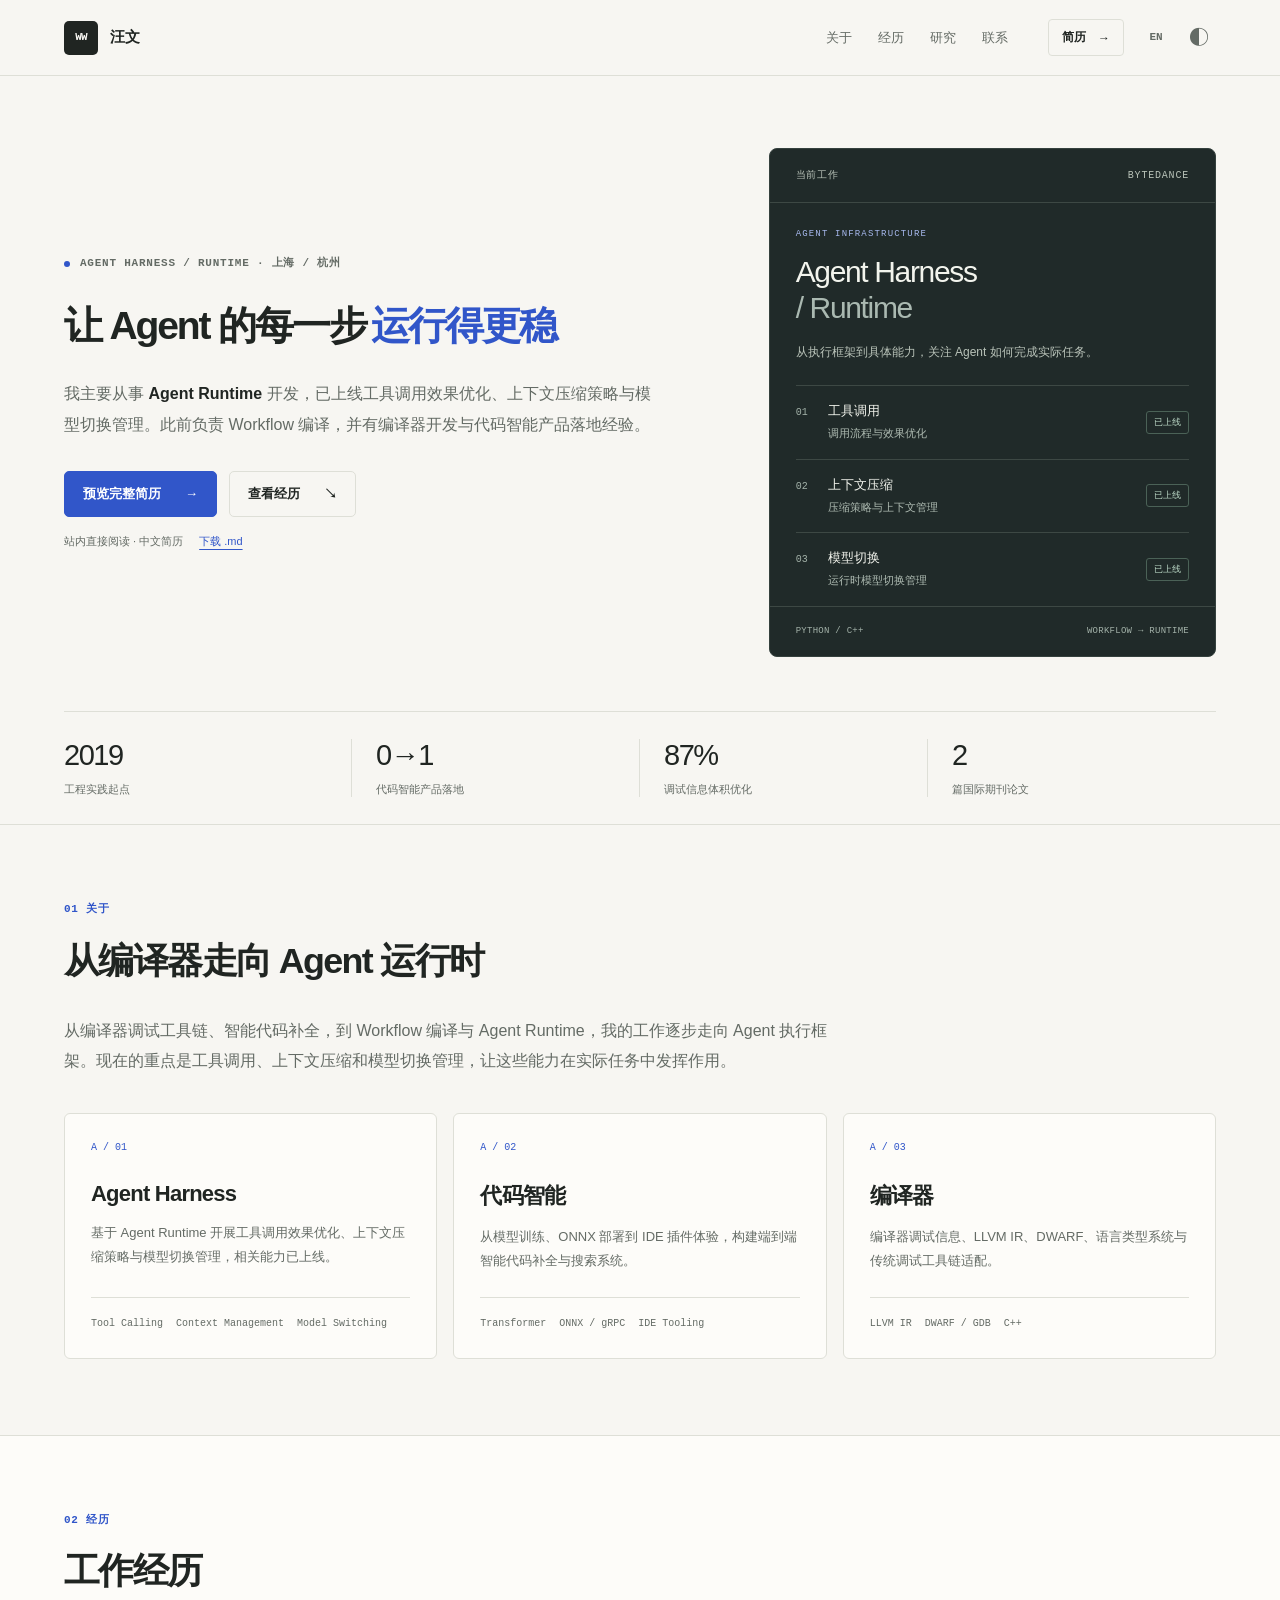
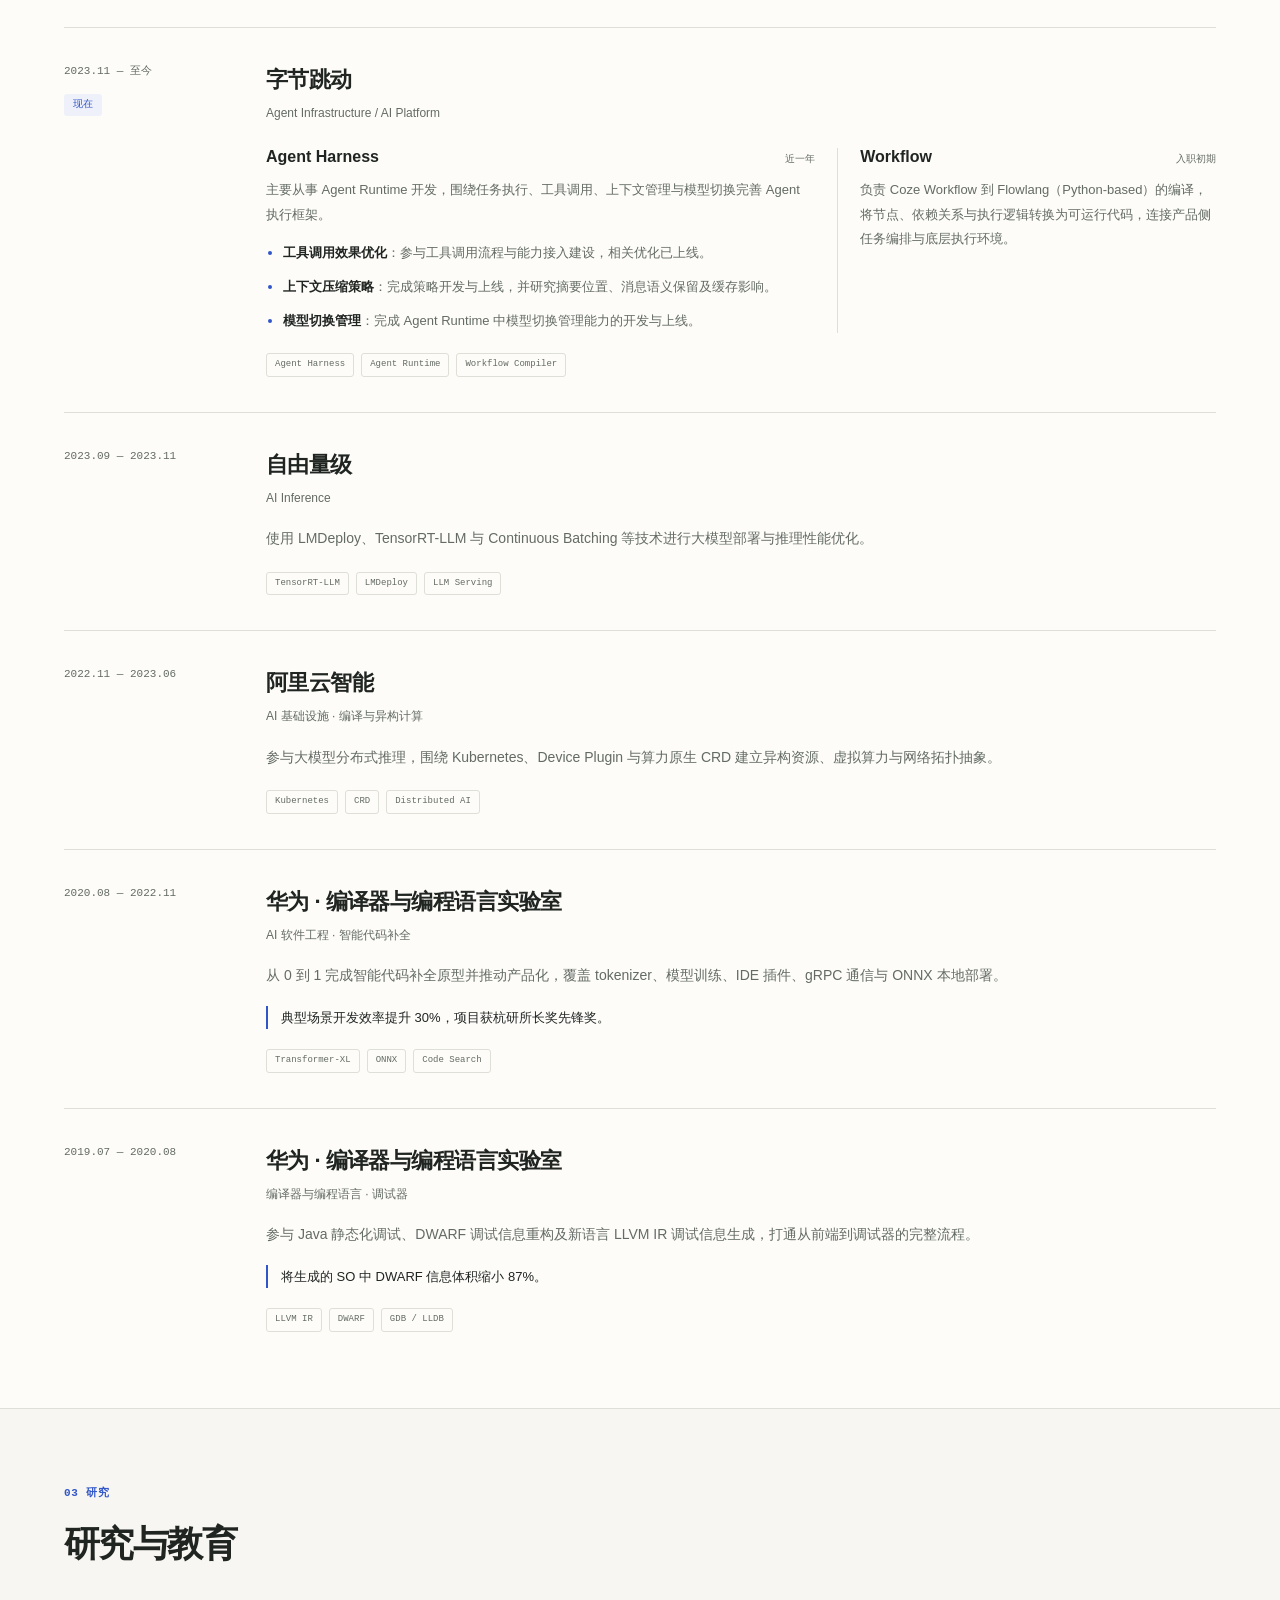
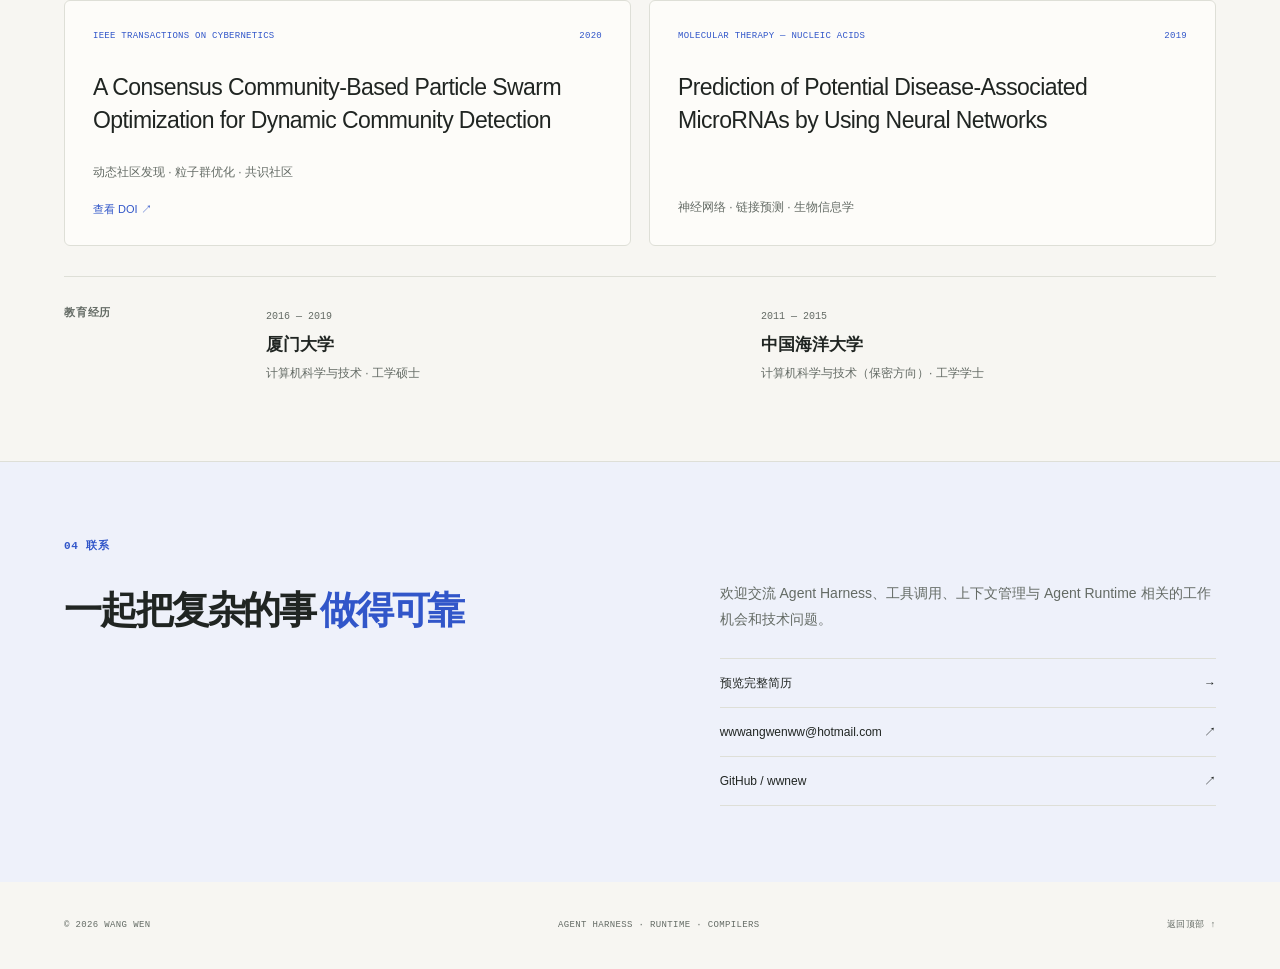
<file: index.html>
<!doctype html>
<html lang="zh-CN">
  <head>
    <meta charset="UTF-8" />
    <meta name="viewport" content="width=device-width, initial-scale=1" />
    <meta name="theme-color" content="#f7f6f2" />
    <meta name="description" content="汪文的个人主页：Agent Harness / Runtime、工具调用优化、上下文压缩与模型切换管理，以及 Workflow 编译与代码智能实践。" />
    <meta property="og:title" content="汪文 | Agent Harness · Runtime · 编译器" />
    <meta property="og:description" content="Agent Runtime 工程实践：工具调用效果优化、上下文压缩策略与模型切换管理。" />
    <meta property="og:type" content="website" />
    <meta property="og:url" content="https://wwnew.github.io/wangwen/" />
    <meta property="og:image" content="https://wwnew.github.io/wangwen/assets/og.png" />
    <meta name="twitter:card" content="summary_large_image" />
    <meta name="twitter:image" content="https://wwnew.github.io/wangwen/assets/og.png" />
    <title>汪文 | Agent Harness · Runtime · 编译器</title>
    <link rel="stylesheet" href="styles.css" />
    <script src="script.js" defer></script>
  </head>
  <body>
    <a class="skip-link" href="#main" data-i18n="skipLink">跳到主要内容</a>

    <header class="site-header">
      <a class="brand" href="#top" aria-label="返回首页" data-i18n-aria="homeLabel">
        <span class="brand-mark">WW</span>
        <span class="brand-name">汪文</span>
      </a>
      <nav aria-label="主要导航" data-i18n-aria="navLabel">
        <a href="#about" data-i18n="navAbout">关于</a>
        <a href="#experience" data-i18n="navExperience">经历</a>
        <a href="#research" data-i18n="navResearch">研究</a>
        <a href="#contact" data-i18n="navContact">联系</a>
      </nav>
      <div class="header-actions">
        <a class="resume-link" href="resume.html"><span data-i18n="navResume">简历</span><span aria-hidden="true">→</span></a>
        <button class="lang-toggle" type="button" aria-label="Switch to English">EN</button>
        <button class="theme-toggle" type="button" aria-label="切换深浅色主题" data-i18n-aria="themeLabel" aria-pressed="false">
          <span aria-hidden="true">◐</span>
        </button>
      </div>
    </header>

    <main id="main">
      <section class="hero" id="top">
        <div class="hero-copy reveal">
          <p class="eyebrow"><span class="status-dot"></span><span data-i18n="eyebrow">AGENT HARNESS / RUNTIME · 上海 / 杭州</span></p>
          <h1 data-i18n-html="heroTitle">让 Agent 的每一步<span>运行得更稳</span></h1>
          <p class="hero-lead" data-i18n-html="heroLead">我主要从事 <strong>Agent Runtime</strong> 开发，已上线工具调用效果优化、上下文压缩策略与模型切换管理。此前负责 Workflow 编译，并有编译器开发与代码智能产品落地经验。</p>
          <div class="hero-actions">
            <a class="button button-primary" href="resume.html"><span data-i18n="viewResume">预览完整简历</span><span aria-hidden="true">→</span></a>
            <a class="button button-ghost" href="#experience"><span data-i18n="viewExperience">查看经历</span><span aria-hidden="true">↘</span></a>
          </div>
          <p class="resume-note"><span data-i18n="resumeNote">站内直接阅读 · 中文简历</span><a href="README.md" download="Wang-Wen-Resume.md" data-i18n="downloadResume">下载 .md</a></p>
        </div>

        <div class="hero-system reveal" aria-label="Agent 执行框架的能力概览" data-i18n-aria="systemLabel">
          <div class="system-topline">
            <span data-i18n="systemProfile">当前工作</span>
            <span>BYTEDANCE</span>
          </div>
          <div class="system-focus">
            <p>AGENT INFRASTRUCTURE</p>
            <h2>Agent Harness<span>/ Runtime</span></h2>
            <p data-i18n="systemIntro">从执行框架到具体能力，关注 Agent 如何完成实际任务。</p>
          </div>
          <ol class="focus-list">
            <li><span class="focus-number">01</span><div><h3 data-i18n="focusTools">工具调用</h3><p data-i18n="focusToolsText">调用流程与效果优化</p></div><span class="live-tag" data-i18n="inProduction">已上线</span></li>
            <li><span class="focus-number">02</span><div><h3 data-i18n="focusContext">上下文压缩</h3><p data-i18n="focusContextText">压缩策略与上下文管理</p></div><span class="live-tag" data-i18n="inProduction">已上线</span></li>
            <li><span class="focus-number">03</span><div><h3 data-i18n="focusModels">模型切换</h3><p data-i18n="focusModelsText">运行时模型切换管理</p></div><span class="live-tag" data-i18n="inProduction">已上线</span></li>
          </ol>
          <div class="system-footer"><span>PYTHON / C++</span><span>WORKFLOW → RUNTIME</span></div>
        </div>

        <div class="hero-stats reveal" aria-label="职业概览" data-i18n-aria="statsLabel">
          <div><strong>2019</strong><span data-i18n="statYears">工程实践起点</span></div>
          <div><strong>0→1</strong><span data-i18n="statProduct">代码智能产品落地</span></div>
          <div><strong>87%</strong><span data-i18n="statOptimize">调试信息体积优化</span></div>
          <div><strong>2</strong><span data-i18n="statPapers">篇国际期刊论文</span></div>
        </div>
      </section>

      <section class="section" id="about">
        <div class="section-heading reveal">
          <p class="section-index" data-i18n="aboutIndex">01 关于</p>
          <h2 data-i18n-html="aboutTitle">从编译器走向 Agent 运行时</h2>
        </div>
        <div class="about-grid">
          <p class="about-intro reveal" data-i18n="aboutIntro">从编译器调试工具链、智能代码补全，到 Workflow 编译与 Agent Runtime，我的工作逐步走向 Agent 执行框架。现在的重点是工具调用、上下文压缩和模型切换管理，让这些能力在实际任务中发挥作用。</p>
          <div class="capability-grid">
            <article class="capability-card reveal">
              <span class="card-no">A / 01</span>
              <h3 data-i18n="capAgentTitle">Agent Harness</h3>
              <p data-i18n="capAgentText">基于 Agent Runtime 开展工具调用效果优化、上下文压缩策略与模型切换管理，相关能力已上线。</p>
              <ul><li>Tool Calling</li><li>Context Management</li><li>Model Switching</li></ul>
            </article>
            <article class="capability-card reveal">
              <span class="card-no">A / 02</span>
              <h3 data-i18n="capCodeTitle">代码智能</h3>
              <p data-i18n="capCodeText">从模型训练、ONNX 部署到 IDE 插件体验，构建端到端智能代码补全与搜索系统。</p>
              <ul><li>Transformer</li><li>ONNX / gRPC</li><li>IDE Tooling</li></ul>
            </article>
            <article class="capability-card reveal">
              <span class="card-no">A / 03</span>
              <h3 data-i18n="capCompilerTitle">编译器</h3>
              <p data-i18n="capCompilerText">编译器调试信息、LLVM IR、DWARF、语言类型系统与传统调试工具链适配。</p>
              <ul><li>LLVM IR</li><li>DWARF / GDB</li><li>C++</li></ul>
            </article>
          </div>
        </div>
      </section>

      <section class="section experience" id="experience">
        <div class="section-heading reveal">
          <p class="section-index" data-i18n="experienceIndex">02 经历</p>
          <h2 data-i18n="experienceTitle">工作经历</h2>
        </div>
        <div class="timeline">
          <article class="timeline-item timeline-item-featured reveal">
            <div class="timeline-meta"><time data-i18n="dateByteDance">2023.11 — 至今</time><span class="current" data-i18n="current">现在</span></div>
            <div class="timeline-main">
              <h3 data-i18n="companyByteDance">字节跳动</h3>
              <p class="role">Agent Infrastructure / AI Platform</p>
              <div class="project-list">
                <section class="project-block" aria-labelledby="harness-project">
                  <div class="project-heading"><h4 id="harness-project">Agent Harness</h4><span data-i18n="harnessPeriod">近一年</span></div>
                  <p data-i18n="harnessIntro">主要从事 Agent Runtime 开发，围绕任务执行、工具调用、上下文管理与模型切换完善 Agent 执行框架。</p>
                  <ul class="project-points">
                    <li data-i18n-html="harnessTools"><strong>工具调用效果优化</strong>：参与工具调用流程与能力接入建设，相关优化已上线。</li>
                    <li data-i18n-html="harnessContext"><strong>上下文压缩策略</strong>：完成策略开发与上线，并研究摘要位置、消息语义保留及缓存影响。</li>
                    <li data-i18n-html="harnessModels"><strong>模型切换管理</strong>：完成 Agent Runtime 中模型切换管理能力的开发与上线。</li>
                  </ul>
                </section>
                <section class="project-block" aria-labelledby="workflow-project">
                  <div class="project-heading"><h4 id="workflow-project">Workflow</h4><span data-i18n="workflowPeriod">入职初期</span></div>
                  <p data-i18n="workflowText">负责 Coze Workflow 到 Flowlang（Python-based）的编译，将节点、依赖关系与执行逻辑转换为可运行代码，连接产品侧任务编排与底层执行环境。</p>
                </section>
              </div>
            </div>
            <div class="timeline-tags"><span>Agent Harness</span><span>Agent Runtime</span><span>Workflow Compiler</span></div>
          </article>
          <article class="timeline-item reveal">
            <div class="timeline-meta"><time>2023.09 — 2023.11</time></div>
            <div class="timeline-main">
              <h3 data-i18n="companyZiyou">自由量级</h3>
              <p class="role">AI Inference</p>
              <p data-i18n="ziyouText">使用 LMDeploy、TensorRT-LLM 与 Continuous Batching 等技术进行大模型部署与推理性能优化。</p>
            </div>
            <div class="timeline-tags"><span>TensorRT-LLM</span><span>LMDeploy</span><span>LLM Serving</span></div>
          </article>
          <article class="timeline-item reveal">
            <div class="timeline-meta"><time>2022.11 — 2023.06</time></div>
            <div class="timeline-main">
              <h3 data-i18n="companyAlibaba">阿里云智能</h3>
              <p class="role" data-i18n="alibabaRole">AI 基础设施 · 编译与异构计算</p>
              <p data-i18n="alibabaText">参与大模型分布式推理，围绕 Kubernetes、Device Plugin 与算力原生 CRD 建立异构资源、虚拟算力与网络拓扑抽象。</p>
            </div>
            <div class="timeline-tags"><span>Kubernetes</span><span>CRD</span><span>Distributed AI</span></div>
          </article>
          <article class="timeline-item reveal">
            <div class="timeline-meta"><time>2020.08 — 2022.11</time></div>
            <div class="timeline-main">
              <h3 data-i18n="companyHuawei">华为 · 编译器与编程语言实验室</h3>
              <p class="role" data-i18n="huaweiAIRole">AI 软件工程 · 智能代码补全</p>
              <p data-i18n="huaweiAIText">从 0 到 1 完成智能代码补全原型并推动产品化，覆盖 tokenizer、模型训练、IDE 插件、gRPC 通信与 ONNX 本地部署。</p>
              <p class="impact" data-i18n="huaweiAIImpact">典型场景开发效率提升 30%，项目获杭研所长奖先锋奖。</p>
            </div>
            <div class="timeline-tags"><span>Transformer-XL</span><span>ONNX</span><span>Code Search</span></div>
          </article>
          <article class="timeline-item reveal">
            <div class="timeline-meta"><time>2019.07 — 2020.08</time></div>
            <div class="timeline-main">
              <h3 data-i18n="companyHuawei">华为 · 编译器与编程语言实验室</h3>
              <p class="role" data-i18n="huaweiCompilerRole">编译器与编程语言 · 调试器</p>
              <p data-i18n="huaweiCompilerText">参与 Java 静态化调试、DWARF 调试信息重构及新语言 LLVM IR 调试信息生成，打通从前端到调试器的完整流程。</p>
              <p class="impact" data-i18n="huaweiCompilerImpact">将生成的 SO 中 DWARF 信息体积缩小 87%。</p>
            </div>
            <div class="timeline-tags"><span>LLVM IR</span><span>DWARF</span><span>GDB / LLDB</span></div>
          </article>
        </div>
      </section>

      <section class="section research" id="research">
        <div class="section-heading reveal">
          <p class="section-index" data-i18n="researchIndex">03 研究</p>
          <h2 data-i18n="researchTitle">研究与教育</h2>
        </div>
        <div class="research-grid">
          <article class="paper paper-featured reveal">
            <div class="paper-top"><span>IEEE TRANSACTIONS ON CYBERNETICS</span><span>2020</span></div>
            <h3>A Consensus Community-Based Particle Swarm Optimization for Dynamic Community Detection</h3>
            <p data-i18n="paperOneTopics">动态社区发现 · 粒子群优化 · 共识社区</p>
            <a href="https://doi.org/10.1109/TCYB.2019.2938895" target="_blank" rel="noreferrer"><span data-i18n="viewDoi">查看 DOI</span> <span aria-hidden="true">↗</span></a>
          </article>
          <article class="paper reveal">
            <div class="paper-top"><span>MOLECULAR THERAPY — NUCLEIC ACIDS</span><span>2019</span></div>
            <h3>Prediction of Potential Disease-Associated MicroRNAs by Using Neural Networks</h3>
            <p data-i18n="paperTwoTopics">神经网络 · 链接预测 · 生物信息学</p>
          </article>
          <div class="education reveal">
            <p class="mini-heading" data-i18n="education">教育经历</p>
            <div><time>2016 — 2019</time><h3 data-i18n="xiamenUniversity">厦门大学</h3><p data-i18n="xiamenDegree">计算机科学与技术 · 工学硕士</p></div>
            <div><time>2011 — 2015</time><h3 data-i18n="oceanUniversity">中国海洋大学</h3><p data-i18n="oceanDegree">计算机科学与技术（保密方向）· 工学学士</p></div>
          </div>
        </div>
      </section>

      <section class="contact section" id="contact">
        <p class="section-index reveal" data-i18n="contactIndex">04 联系</p>
        <div class="contact-inner reveal">
          <h2 data-i18n-html="contactTitle">一起把复杂的事<span>做得可靠</span></h2>
          <div class="contact-side">
            <p data-i18n="contactText">欢迎交流 Agent Harness、工具调用、上下文管理与 Agent Runtime 相关的工作机会和技术问题。</p>
            <a class="resume-contact" href="resume.html"><span data-i18n="viewResume">预览完整简历</span><span aria-hidden="true">→</span></a>
            <a class="email-link" href="mailto:wwwangwenww@hotmail.com">wwwangwenww@hotmail.com <span aria-hidden="true">↗</span></a>
            <a class="github-link" href="https://github.com/wwnew" target="_blank" rel="noreferrer">GitHub / wwnew <span aria-hidden="true">↗</span></a>
          </div>
        </div>
      </section>
    </main>

    <footer>
      <span>© <span id="year"></span> WANG WEN</span>
      <span>AGENT HARNESS · RUNTIME · COMPILERS</span>
      <a href="#top" data-i18n="backToTop">返回顶部 ↑</a>
    </footer>
  </body>
</html>
</file>
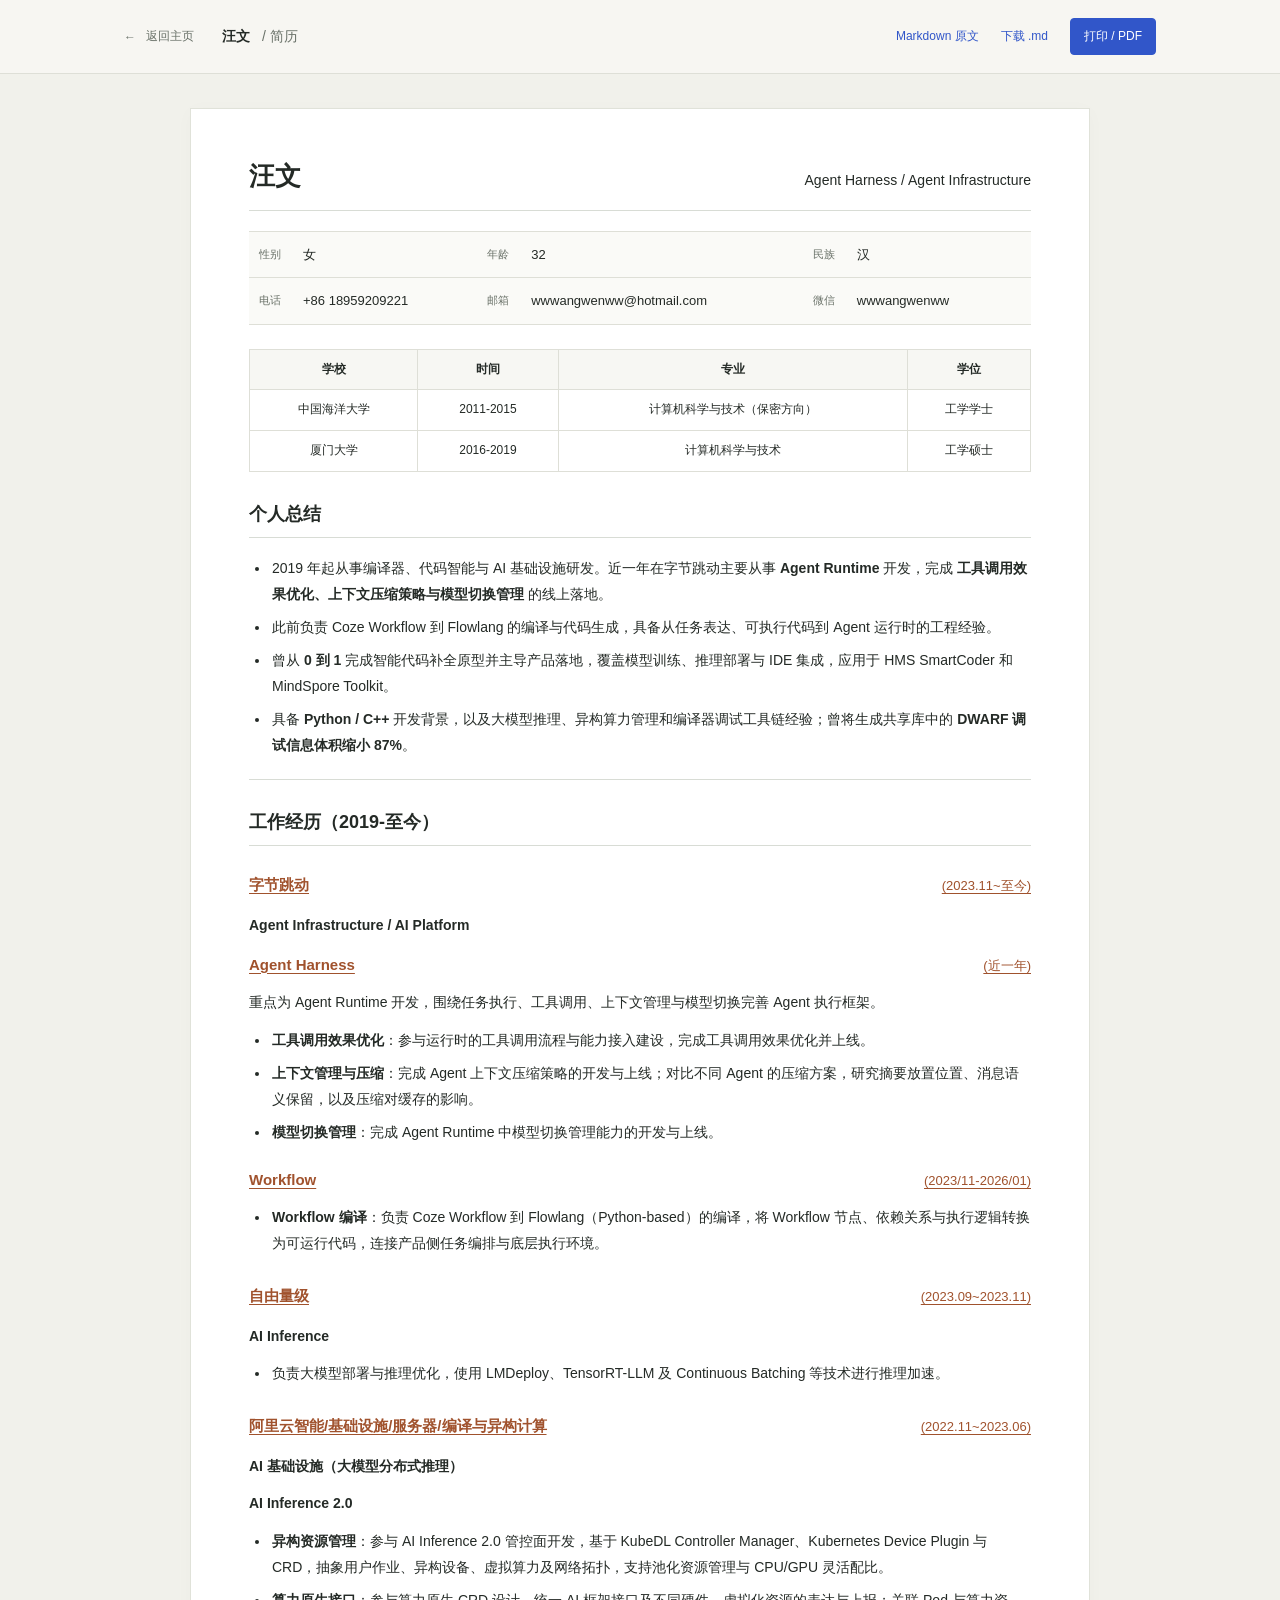
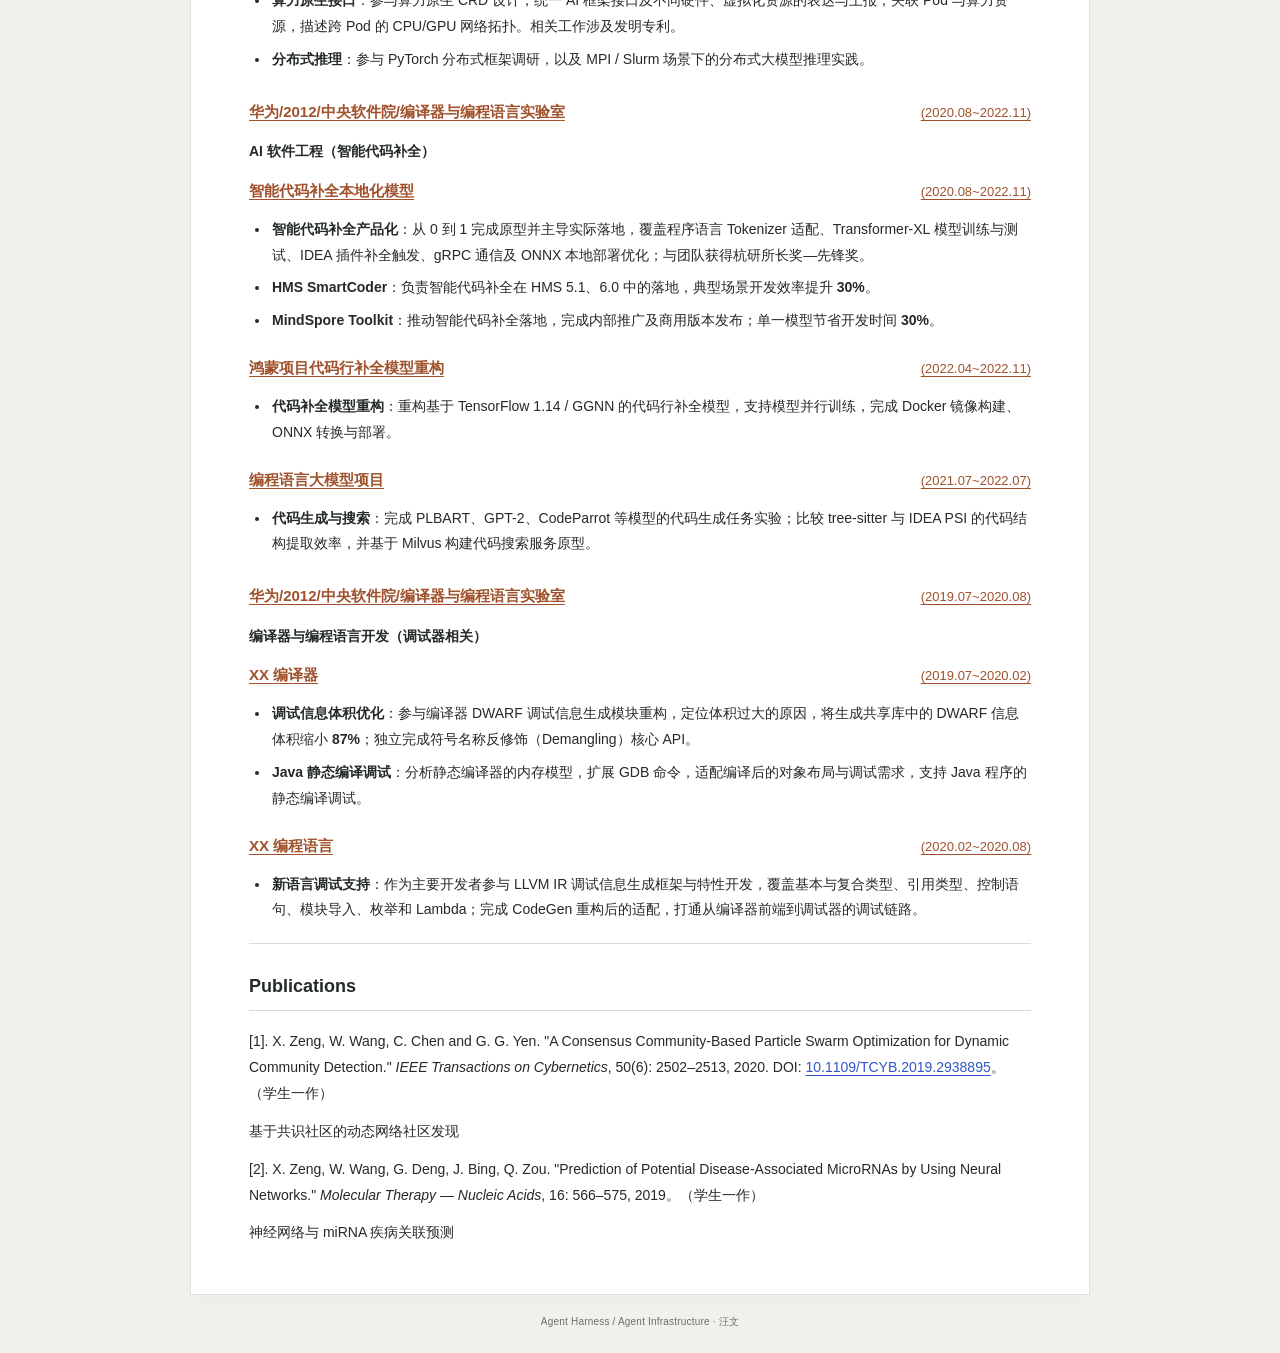
<file: resume.html>
<!doctype html>
<html lang="zh-CN">
  <head>
    <meta charset="UTF-8" />
    <meta name="viewport" content="width=device-width, initial-scale=1" />
    <meta name="theme-color" content="#f7f6f2" />
    <meta name="description" content="汪文的完整简历：Agent Harness / Agent Infrastructure，Agent Runtime、工具调用、上下文压缩与 Workflow 编译。" />
    <title>汪文的简历 | Agent Harness / Agent Infrastructure</title>
    <link rel="stylesheet" href="resume.css" />
    <script src="resume.js" type="module"></script>
  </head>
  <body>
    <a class="skip-link" href="#resume-content">跳到简历正文</a>
    <header class="resume-toolbar">
      <div class="toolbar-inner">
        <a class="back-link" href="./#top"><span aria-hidden="true">←</span> 返回主页</a>
        <h1>汪文 <span>/ 简历</span></h1>
        <nav aria-label="简历操作">
          <a href="README.md" target="_blank" rel="noopener noreferrer">Markdown 原文</a>
          <a href="README.md" download="Wang-Wen-Resume.md">下载 .md</a>
          <button id="print-resume" type="button" disabled>打印 / PDF</button>
        </nav>
      </div>
    </header>
    <main>
      <div class="resume-message" id="resume-message" role="status">
        <p id="resume-status">正在加载简历…</p>
        <button id="retry-resume" type="button" hidden>重新加载</button>
      </div>
      <noscript><p class="resume-message">启用 JavaScript 后可预览简历，也可以直接<a href="README.md">查看 Markdown 原文</a>。</p></noscript>
      <article class="resume-document" id="resume-content" aria-label="简历正文" tabindex="-1" hidden></article>
      <p class="resume-footnote" id="resume-footnote" hidden>Agent Harness / Agent Infrastructure · 汪文</p>
    </main>
  </body>
</html>
</file>
<file: styles.css>
:root {
  --paper: #f7f6f2;
  --surface: #fdfcf9;
  --paper-2: #eeede7;
  --ink: #202522;
  --muted: #646b65;
  --line: #dedfd7;
  --blue: #3156c9;
  --blue-soft: #eef1fa;
  --dark: #202a29;
  --header-height: 76px;
  --gutter: clamp(22px, 5vw, 72px);
  --page-padding: max(var(--gutter), calc((100vw - 1184px) / 2));
}

* { box-sizing: border-box; }
html { scroll-behavior: smooth; scroll-padding-top: calc(var(--header-height) + 24px); }
body {
  margin: 0;
  background: var(--paper);
  color: var(--ink);
  font-family: Inter, "Helvetica Neue", Arial, "PingFang SC", "Microsoft YaHei", sans-serif;
  -webkit-font-smoothing: antialiased;
}
a { color: inherit; text-underline-offset: 4px; }
button { font: inherit; }
a, button { -webkit-tap-highlight-color: transparent; }
:focus-visible { outline: 3px solid var(--blue); outline-offset: 5px; }
::selection { background: #d6e0ff; color: #202522; }
.skip-link { position: fixed; left: 16px; top: -80px; z-index: 100; padding: 12px 18px; background: var(--ink); color: var(--paper); }
.skip-link:focus { top: 12px; }

.site-header {
  min-height: var(--header-height);
  padding: 16px var(--page-padding);
  display: flex;
  align-items: center;
  gap: 40px;
  position: sticky;
  top: 0;
  z-index: 20;
  border-bottom: 1px solid var(--line);
  background: color-mix(in srgb, var(--paper) 94%, transparent);
  backdrop-filter: blur(16px);
}
.brand { display: inline-flex; align-items: center; gap: 12px; margin-right: auto; text-decoration: none; flex-shrink: 0; }
.brand-mark { display: grid; place-items: center; width: 34px; height: 34px; border-radius: 5px; background: var(--ink); color: var(--paper); font: 700 11px/1 ui-monospace, monospace; letter-spacing: -.07em; }
.brand-name { color: var(--ink); font-size: 15px; font-weight: 700; }
nav { display: flex; align-items: center; gap: 26px; }
nav a { padding: 8px 0; text-decoration: none; color: var(--muted); font-size: 13px; }
nav a:hover { color: var(--blue); }
.header-actions { display: flex; align-items: center; gap: 8px; }
.resume-link { display: inline-flex; align-items: center; gap: 12px; padding: 9px 13px; margin-right: 6px; border: 1px solid var(--line); border-radius: 4px; text-decoration: none; font-size: 12px; font-weight: 650; white-space: nowrap; }
.resume-link:hover { border-color: var(--blue); color: var(--blue); }
.resume-link span { color: var(--ink); }
.resume-link:hover span { color: var(--blue); }
.lang-toggle, .theme-toggle { height: 34px; border: 0; border-radius: 4px; background: transparent; color: var(--muted); cursor: pointer; }
.lang-toggle { min-width: 36px; padding: 0 6px; font: 600 11px/1 ui-monospace, monospace; }
.theme-toggle { width: 34px; font-size: 20px; }
.lang-toggle:hover, .theme-toggle:hover { background: var(--paper-2); color: var(--ink); }

.hero { padding: 72px var(--page-padding) 0; display: grid; grid-template-columns: minmax(0, 1.45fr) minmax(0, 1fr); gap: 54px 56px; align-items: center; }
.hero-copy { min-width: 0; padding: 10px 0; }
.eyebrow, .section-index, .mini-heading { font: 600 11px/1.6 ui-monospace, SFMono-Regular, Consolas, monospace; letter-spacing: .07em; }
.eyebrow { display: flex; align-items: center; gap: 10px; margin: 0 0 25px; color: var(--muted); }
.status-dot { flex: 0 0 6px; height: 6px; border-radius: 50%; background: var(--blue); }
.hero h1 { margin: 0; font-size: clamp(28px, 3.05vw, 44px); line-height: 1.45; letter-spacing: -.055em; font-weight: 750; }
.hero h1 span { color: var(--blue); margin-left: .15em; display: inline-block; }
html[data-language="en"] .hero h1 { font-size: clamp(27px, 2.45vw, 35px); line-height: 1.3; }
html[data-language="en"] .hero h1 span { margin-left: 0; }
.hero-lead { max-width: 600px; margin: 24px 0 0; font-size: 16px; line-height: 1.95; color: var(--muted); }
.hero-lead strong { color: var(--ink); font-weight: 650; }
.hero-actions { display: flex; flex-wrap: wrap; gap: 12px; margin-top: 30px; }
.button { min-height: 46px; padding: 12px 18px; display: inline-flex; align-items: center; justify-content: space-between; gap: 24px; border: 1px solid var(--line); border-radius: 5px; text-decoration: none; font-size: 13px; font-weight: 600; transition: background 160ms ease, border-color 160ms ease; }
.button-primary { background: var(--blue); border-color: var(--blue); color: #fff; }
.button-primary:hover { background: #2544ad; border-color: #2544ad; }
.button-ghost { background: transparent; }
.button-ghost:hover { background: var(--surface); border-color: var(--muted); }
.resume-note { margin: 15px 0 0; display: flex; flex-wrap: wrap; gap: 8px 16px; color: var(--muted); font-size: 11px; line-height: 1.7; }
.resume-note a { color: var(--blue); }

.hero-system { min-width: 0; background: var(--dark); color: #f2f4ed; border: 1px solid #35413e; border-radius: 8px; overflow: hidden; }
.system-topline { padding: 19px 26px; display: flex; align-items: center; justify-content: space-between; gap: 12px; border-bottom: 1px solid #3d4844; color: #b9c3b9; font: 500 10px/1.5 ui-monospace, monospace; letter-spacing: .08em; }
.system-focus { padding: 25px 26px 22px; }
.system-focus > p:first-child { margin: 0 0 12px; color: #a7b9ee; font: 500 9px/1.5 ui-monospace, monospace; letter-spacing: .13em; }
.system-focus h2 { margin: 0; font-size: 30px; line-height: 1.2; font-weight: 500; letter-spacing: -.045em; }
.system-focus h2 span { display: block; color: #aab9b1; }
.system-focus > p:last-child { max-width: 350px; margin: 16px 0 0; color: #b9c3b9; font-size: 12px; line-height: 1.8; }
.focus-list { list-style: none; margin: 0; padding: 0 26px; }
.focus-list li { display: grid; grid-template-columns: 20px minmax(0, 1fr) auto; align-items: center; gap: 12px; padding: 16px 0; border-top: 1px solid #3d4844; }
.focus-number { align-self: start; padding-top: 3px; color: #a3b2a9; font: 10px/1.5 ui-monospace, monospace; }
.focus-list h3 { margin: 0 0 5px; font-size: 13px; font-weight: 500; }
.focus-list p { margin: 0; color: #aebbb2; font-size: 11px; line-height: 1.6; }
.live-tag { padding: 4px 7px; border: 1px solid #4b6257; border-radius: 3px; color: #b9d6c4; font-size: 9px; white-space: nowrap; }
.system-footer { padding: 18px 26px; display: flex; flex-wrap: wrap; justify-content: space-between; gap: 8px; border-top: 1px solid #3d4844; color: #a3b2a9; font: 9px/1.5 ui-monospace, monospace; letter-spacing: .03em; }

.hero-stats { grid-column: 1 / -1; display: grid; grid-template-columns: repeat(4, 1fr); padding: 27px 0; border-top: 1px solid var(--line); }
.hero-stats > div { padding: 0 24px; display: flex; flex-direction: column; gap: 8px; border-right: 1px solid var(--line); }
.hero-stats > div:first-child { padding-left: 0; }
.hero-stats > div:last-child { border-right: 0; }
.hero-stats strong { font-size: 29px; font-weight: 500; line-height: 1.15; letter-spacing: -.05em; font-variant-numeric: tabular-nums; }
.hero-stats span { color: var(--muted); font-size: 11px; line-height: 1.5; }

.section { padding: 76px var(--page-padding); border-top: 1px solid var(--line); }
.section-heading { display: flex; flex-direction: column; gap: 17px; margin-bottom: 30px; }
.section-index { margin: 0; color: var(--blue); }
.section-heading h2 { margin: 0; font-size: clamp(26px, 2.8vw, 36px); line-height: 1.4; letter-spacing: -.045em; font-weight: 650; }
.about-intro { margin: 0 0 36px; max-width: 790px; color: var(--muted); font-size: 16px; line-height: 1.9; }
.capability-grid { display: grid; grid-template-columns: repeat(3, minmax(0, 1fr)); gap: 16px; }
.capability-card { padding: 26px; border: 1px solid var(--line); border-radius: 6px; background: var(--surface); display: flex; flex-direction: column; }
.card-no { color: var(--blue); font: 10px/1.5 ui-monospace, monospace; }
.capability-card h3 { margin: 26px 0 14px; font-size: 22px; font-weight: 600; letter-spacing: -.035em; }
.capability-card p { margin: 0 0 24px; color: var(--muted); font-size: 13px; line-height: 1.85; }
.capability-card ul { display: flex; flex-wrap: wrap; gap: 7px 13px; margin: auto 0 0; padding: 17px 0 0; border-top: 1px solid var(--line); list-style: none; color: var(--muted); font: 10px/1.7 ui-monospace, monospace; }

.experience { background: var(--surface); }
.timeline { border-top: 1px solid var(--line); }
.timeline-item { display: grid; grid-template-columns: 162px minmax(0, 1fr); column-gap: 40px; row-gap: 20px; padding: 35px 0; border-bottom: 1px solid var(--line); }
.timeline-item:last-child { border-bottom: 0; padding-bottom: 0; }
.timeline-meta { display: flex; flex-direction: column; align-items: flex-start; gap: 14px; color: var(--muted); font: 11px/1.6 ui-monospace, monospace; }
.current { padding: 3px 9px; border-radius: 3px; color: var(--blue); background: var(--blue-soft); font-size: 10px; }
.timeline-main { min-width: 0; }
.timeline-main h3 { margin: 0 0 8px; font-size: 22px; line-height: 1.5; font-weight: 650; letter-spacing: -.025em; }
.timeline-main .role { margin: 0 0 18px; color: var(--muted); font-size: 12px; line-height: 1.6; }
.timeline-main > p:not(.role):not(.impact) { max-width: 850px; margin: 0; color: var(--muted); font-size: 14px; line-height: 1.85; }
.timeline-main .impact { margin: 17px 0 0; padding-left: 13px; border-left: 2px solid var(--blue); color: var(--ink); font-size: 13px; line-height: 1.8; }
.timeline-tags { grid-column: 2; display: flex; flex-wrap: wrap; gap: 7px; }
.timeline-tags span { padding: 4px 8px; border: 1px solid var(--line); border-radius: 3px; color: var(--muted); font: 9px/1.5 ui-monospace, monospace; }
.project-list { display: grid; grid-template-columns: minmax(0, 1.45fr) minmax(0, 1fr); gap: 22px; margin-top: 25px; }
.project-block { min-width: 0; }
.project-block + .project-block { border-left: 1px solid var(--line); padding-left: 22px; }
.project-heading { display: flex; justify-content: space-between; align-items: baseline; gap: 12px; margin-bottom: 12px; }
.project-heading h4 { margin: 0; font-size: 16px; font-weight: 600; }
.project-heading > span { color: var(--muted); font-size: 10px; flex-shrink: 0; }
.project-block > p, .project-points { margin: 0; color: var(--muted); font-size: 13px; line-height: 1.9; }
.project-points { padding-left: 17px; margin-top: 14px; }
.project-points li + li { margin-top: 9px; }
.project-points li::marker { color: var(--blue); }
.project-points strong { color: var(--ink); font-weight: 600; }

.research-grid { display: grid; grid-template-columns: repeat(2, minmax(0, 1fr)); gap: 18px; }
.paper { padding: 28px; border: 1px solid var(--line); border-radius: 6px; background: var(--surface); display: flex; flex-direction: column; }
.paper-top { display: flex; justify-content: space-between; gap: 20px; color: var(--blue); font: 500 9px/1.7 ui-monospace, monospace; letter-spacing: .03em; }
.paper h3 { margin: 27px 0 16px; max-width: 580px; font-size: 23px; font-weight: 500; line-height: 1.45; letter-spacing: -.025em; }
.paper p { margin: auto 0 0; padding-top: 8px; color: var(--muted); font-size: 12px; line-height: 1.7; }
.paper a { width: fit-content; margin-top: 20px; color: var(--blue); text-decoration: none; font-size: 11px; }
.paper a:hover { text-decoration: underline; }
.education { grid-column: 1 / -1; display: grid; grid-template-columns: 162px 1fr 1fr; gap: 40px; padding-top: 28px; margin-top: 12px; border-top: 1px solid var(--line); }
.education .mini-heading { margin: 0; color: var(--muted); }
.education time { color: var(--muted); font: 10px/1.5 ui-monospace, monospace; }
.education h3 { margin: 9px 0 7px; font-size: 17px; font-weight: 600; }
.education p:not(.mini-heading) { margin: 0; color: var(--muted); font-size: 12px; line-height: 1.8; }

.contact { background: var(--blue-soft); }
.contact-inner { display: grid; grid-template-columns: minmax(0, 1.2fr) minmax(0, 1fr); gap: 60px; margin-top: 26px; }
.contact h2 { margin: 0; font-size: clamp(28px, 3vw, 40px); line-height: 1.5; letter-spacing: -.055em; font-weight: 600; }
.contact h2 span { color: var(--blue); display: inline-block; margin-left: .12em; }
.contact-side p { margin: 0 0 25px; color: var(--muted); font-size: 14px; line-height: 1.85; }
.contact-side a { display: flex; justify-content: space-between; align-items: baseline; gap: 12px; padding: 15px 0; border-top: 1px solid var(--line); text-decoration: none; font-size: 12px; line-height: 1.5; overflow-wrap: anywhere; }
.contact-side a:last-child { border-bottom: 1px solid var(--line); }
.contact-side a:hover { color: var(--blue); }
.contact-side a > span:last-child { flex-shrink: 0; }
footer { min-height: 88px; padding: 24px var(--page-padding); display: flex; align-items: center; justify-content: space-between; gap: 20px; color: var(--muted); font: 9px/1.7 ui-monospace, monospace; letter-spacing: .04em; }
footer a { text-decoration: none; }
footer a:hover { color: var(--blue); }

.reveal { opacity: 1; transform: none; transition: opacity 450ms ease, transform 450ms ease; }
.reveal.is-pending { opacity: 0; transform: translateY(12px); }
.reveal.is-visible { opacity: 1; transform: none; }

html[data-theme="dark"] {
  --paper: #191e1d;
  --surface: #202625;
  --paper-2: #2a3330;
  --ink: #e9ede7;
  --muted: #adb7ae;
  --line: #3b4440;
  --blue: #a0b4ff;
  --blue-soft: #242f45;
  --dark: #171e1c;
}
html[data-theme="dark"] .button-primary { background: #5274e4; border-color: #5274e4; color: #fff; }
html[data-theme="dark"] .button-primary:hover { background: #4265d2; border-color: #4265d2; }

@media (max-width: 1100px) {
  .site-header { gap: 28px; }
  nav { gap: 22px; }
  .hero { gap: 44px 32px; padding-top: 54px; grid-template-columns: minmax(0, 1.25fr) minmax(0, 1fr); }
  .hero h1 { font-size: 32px; }
  html[data-language="en"] .hero h1 { font-size: 30px; }
  .hero h1 span { margin-left: 0; }
  .capability-card { padding: 23px; }
  .timeline-item { grid-template-columns: 145px minmax(0, 1fr); column-gap: 30px; }
  .project-list { grid-template-columns: 1fr; gap: 22px; }
  .project-block + .project-block { border-left: 0; border-top: 1px solid var(--line); padding: 22px 0 0; }
}

@media (max-width: 800px) {
  .site-header { gap: 20px; }
  nav { gap: 17px; }
  .hero { grid-template-columns: 1fr; gap: 35px; }
  .hero-copy { max-width: 680px; }
  .hero h1 { font-size: clamp(27px, 5vw, 38px); }
  html[data-language="en"] .hero h1 { font-size: clamp(28px, 5vw, 38px); }
  .hero-lead { max-width: 650px; }
  .hero-system { display: grid; grid-template-columns: 1fr 1.1fr; }
  .system-topline, .system-footer { grid-column: 1 / -1; }
  .system-focus { padding: 26px; }
  .focus-list { padding: 12px 24px 12px 0; }
  .focus-list li:first-child { border-top: 0; }
  .hero-stats { gap: 0; padding: 24px 0; }
  .capability-grid { gap: 12px; }
  .capability-card { padding: 20px; }
  .capability-card h3 { font-size: 19px; }
  .education { grid-template-columns: 1fr 1fr; gap: 22px; }
  .education .mini-heading { grid-column: 1 / -1; }
  .contact-inner { grid-template-columns: 1fr; gap: 28px; }
  .contact-side { max-width: 640px; }
  .section { padding-top: 60px; padding-bottom: 60px; }
}

@media (max-width: 640px) {
  :root { --header-height: 66px; }
  .site-header { padding-top: 14px; padding-bottom: 14px; gap: 12px; }
  nav { display: none; }
  .brand-name { font-size: 14px; }
  .resume-link { margin-right: 0; padding: 8px 10px; gap: 9px; }
  .header-actions { gap: 4px; }
  .hero { padding-top: 40px; }
  .hero h1 span { margin-left: .12em; }
  .eyebrow { font-size: 9px; letter-spacing: .03em; margin-bottom: 20px; }
  .hero-lead { margin-top: 19px; font-size: 14px; }
  .hero-actions { gap: 10px; margin-top: 25px; }
  .button { font-size: 12px; padding: 11px 15px; gap: 18px; }
  .hero-system { display: block; }
  .system-topline { padding: 17px 22px; }
  .system-focus { padding: 23px 22px 20px; }
  .system-focus h2 { font-size: 29px; }
  .system-focus h2 span { display: inline; margin-left: .2em; }
  .focus-list { padding: 0 22px; }
  .focus-list li:first-child { border-top: 1px solid #3d4844; }
  .system-footer { padding: 17px 22px; }
  .hero-stats { grid-template-columns: repeat(2, minmax(0, 1fr)); padding: 0; }
  .hero-stats > div { padding: 22px 0; }
  .hero-stats > div:nth-child(even) { border-right: 0; padding-left: 24px; }
  .hero-stats > div:nth-child(n + 3) { border-top: 1px solid var(--line); }
  .hero-stats strong { font-size: 28px; }
  .section { padding-top: 46px; padding-bottom: 46px; }
  .section-heading { gap: 13px; margin-bottom: 24px; }
  .section-heading h2 { font-size: 26px; }
  .about-intro { margin-bottom: 26px; font-size: 14px; }
  .capability-grid { grid-template-columns: 1fr; }
  .capability-card { padding: 23px; }
  .capability-card h3 { margin: 20px 0 12px; font-size: 21px; }
  .capability-card p { margin-bottom: 20px; }
  .timeline-item { grid-template-columns: 1fr; gap: 18px; padding: 28px 0; }
  .timeline-meta { flex-direction: row; align-items: center; gap: 12px; font-size: 10px; }
  .timeline-tags { grid-column: 1; }
  .timeline-main h3 { font-size: 20px; }
  .timeline-main > p:not(.role):not(.impact) { font-size: 13px; }
  .project-list { margin-top: 22px; }
  .project-heading { gap: 8px; }
  .project-heading h4 { font-size: 15px; }
  .research-grid { grid-template-columns: 1fr; gap: 14px; }
  .paper { padding: 23px; }
  .paper h3 { font-size: 22px; margin-top: 22px; }
  .education { grid-template-columns: 1fr; gap: 24px; padding-top: 25px; }
  .contact-inner { margin-top: 20px; }
  .contact h2 { font-size: 28px; }
  footer { flex-wrap: wrap; gap: 12px 18px; padding-top: 23px; padding-bottom: 23px; }
  footer > span:nth-child(2) { order: 3; flex-basis: 100%; font-size: 8px; }
}
@media (max-width: 370px) {
  .brand-name { display: none; }
  .hero h1 span { margin-left: 0; }
  .system-focus h2 { font-size: 25px; }
  .live-tag { font-size: 8px; padding: 4px 5px; }
  .focus-list li { column-gap: 8px; }
}
@media (prefers-reduced-motion: reduce) {
  html { scroll-behavior: auto; }
  *, *::before, *::after { animation-duration: .01ms !important; transition-duration: .01ms !important; }
  .reveal.is-pending { opacity: 1; transform: none; }
}
</file>
<file: resume.css>
:root { color-scheme: light; --ink: #242a26; --muted: #697168; --line: #dedfd7; --blue: #3156c9; }
* { box-sizing: border-box; }
[hidden] { display: none !important; }
html { scroll-behavior: smooth; scroll-padding-top: 100px; }
body { margin: 0; background: #f1f1eb; color: var(--ink); font-family: Inter, "Helvetica Neue", Arial, "PingFang SC", "Microsoft YaHei", sans-serif; -webkit-font-smoothing: antialiased; }
a { color: var(--blue); text-underline-offset: 3px; }
button { font: inherit; cursor: pointer; }
:focus-visible { outline: 3px solid var(--blue); outline-offset: 4px; }
.skip-link { position: fixed; z-index: 30; top: -80px; left: 20px; padding: 10px 16px; background: var(--ink); color: #fff; }
.skip-link:focus { top: 12px; }
.resume-toolbar { position: sticky; top: 0; z-index: 10; background: #f7f6f2; border-bottom: 1px solid var(--line); }
.toolbar-inner { max-width: 1080px; margin: 0 auto; padding: 18px 24px; display: flex; align-items: center; gap: 28px; }
.back-link { display: flex; align-items: center; gap: 10px; text-decoration: none; color: var(--muted); font-size: 12px; white-space: nowrap; }
.back-link:hover { color: var(--blue); }
.resume-toolbar h1 { margin: 0; font-size: 14px; font-weight: 600; white-space: nowrap; }
.resume-toolbar h1 span { color: var(--muted); font-weight: 400; padding-left: 8px; }
.resume-toolbar nav { margin-left: auto; display: flex; align-items: center; gap: 22px; }
.resume-toolbar nav a { font-size: 12px; text-decoration: none; white-space: nowrap; }
.resume-toolbar nav a:hover { text-decoration: underline; }
.resume-toolbar button, #retry-resume { border: 1px solid var(--blue); border-radius: 4px; padding: 9px 13px; background: var(--blue); color: #fff; font-size: 12px; }
.resume-toolbar button:hover, #retry-resume:hover { background: #2544ad; }
.resume-toolbar button:disabled { opacity: .5; cursor: wait; }
main { padding: 34px 24px 24px; }
.resume-message { max-width: 900px; margin: 20px auto; color: var(--muted); font-size: 14px; line-height: 1.8; }
.resume-document { width: 100%; max-width: 900px; margin: 0 auto; padding: 48px 58px; background: #fff; border: 1px solid #e0e2d9; box-shadow: 0 3px 18px #20252206; font-size: 14px; line-height: 1.85; overflow-wrap: anywhere; }
.resume-document > :first-child { margin-top: 0; }
.resume-document > :last-child { margin-bottom: 0; }
.resume-document h2 { display: flex; flex-wrap: wrap; justify-content: space-between; align-items: baseline; gap: 8px 20px; margin: 0 0 14px; font-size: 26px; line-height: 1.5; }
.resume-document h2 span { margin-left: auto; font-size: 14px; font-weight: 500; text-align: right; }
.resume-document h3 { margin: 28px 0 9px; font-size: 18px; line-height: 1.6; }
.resume-document h4 { margin: 26px 0 14px; font-size: 15px; line-height: 1.75; }
.resume-document hr { margin: 13px 0 18px; border: 0; border-top: 1px solid #d8dcd5; }
.resume-document h3 + hr { margin-top: 7px; }
.resume-document p { margin: 12px 0; }
.resume-document strong { font-weight: 650; }
.resume-contact-details a { color: var(--ink); text-decoration: none; }
.resume-contact-details a:hover { color: var(--blue); text-decoration: underline; }
.resume-document ul { padding-left: 21px; margin: 12px 0 20px; }
.resume-document li { margin: 7px 0; padding-left: 2px; }
.resume-document ins { display: flex; flex-wrap: wrap; justify-content: space-between; align-items: baseline; gap: 4px 18px; color: sienna; font-weight: 650; font-size: 15px; text-decoration: underline; text-underline-offset: 3px; }
.resume-document ins > span { margin-left: auto; font-size: 13px; font-weight: 500; text-align: right; white-space: nowrap; }
.resume-document table { width: 100%; border-collapse: collapse; margin: 23px 0; font-size: 12px; line-height: 1.8; }
.resume-document th, .resume-document td { padding: 9px 8px; border: 1px solid #dedfd7; text-align: center; }
.resume-document th { background: #f7f7f3; font-weight: 600; }
.resume-document td:nth-child(2) { white-space: nowrap; }
.resume-document .resume-details { table-layout: fixed; margin: 20px 0 24px; border-top: 1px solid var(--line); border-bottom: 1px solid var(--line); background: #fafaf7; }
.resume-details .detail-label-column { width: 44px; }
.resume-details .detail-email-column { width: 36%; }
.resume-document .resume-details th, .resume-document .resume-details td { padding: 11px 10px; border: 0; border-bottom: 1px solid var(--line); text-align: left; vertical-align: middle; white-space: normal; }
.resume-document .resume-details th { background: transparent; color: var(--muted); font-size: 11px; font-weight: 400; white-space: nowrap; }
.resume-document .resume-details td { color: var(--ink); font-size: 13px; font-variant-numeric: tabular-nums; }
.resume-document .resume-details tr:last-child > * { border-bottom: 0; }
.resume-footnote { margin: 20px auto 0; max-width: 900px; text-align: center; color: var(--muted); font-size: 10px; letter-spacing: .02em; }
@media (max-width: 700px) {
  html { scroll-padding-top: 130px; }
  .toolbar-inner { flex-wrap: wrap; gap: 16px; padding: 15px 20px; }
  .resume-toolbar h1 { margin-left: auto; }
  .resume-toolbar nav { width: 100%; justify-content: space-between; margin: 0; gap: 14px; }
  main { padding: 20px 12px; }
  .resume-document { padding: 28px 22px; font-size: 13px; line-height: 1.9; }
  .resume-document h2 { font-size: 24px; gap: 6px 15px; }
  .resume-document h2 span { font-size: 12px; }
  .resume-document h3 { font-size: 17px; }
  .resume-details, .resume-details tbody { display: block; }
  .resume-details colgroup { display: none; }
  .resume-details tr { display: grid; }
  .resume-details .resume-personal-details { grid-template-columns: repeat(3, auto minmax(0, 1fr)); }
  .resume-details .resume-contact-details { grid-template-columns: 44px minmax(0, 1fr); }
  .resume-document .resume-details th, .resume-document .resume-details td { padding: 9px 7px; min-width: 0; }
  .resume-document .resume-details tr.resume-contact-details > * { border-bottom: 1px solid var(--line); }
  .resume-document .resume-details tr.resume-contact-details > :nth-last-child(-n + 2) { border-bottom: 0; }
  .resume-document ins { font-size: 14px; }
  .resume-document ins > span { font-size: 12px; }
  .resume-document table { font-size: 11px; }
  .resume-document th, .resume-document td { padding: 7px 5px; }
  .resume-document td:first-child, .resume-document td:last-child { white-space: nowrap; }
  .resume-document td:nth-child(2) { white-space: normal; }
}
@media print {
  @page { size: A4; margin: 14mm; }
  body { background: #fff; }
  .resume-toolbar, .skip-link, .resume-message, .resume-footnote { display: none !important; }
  main { padding: 0; }
  .resume-document { max-width: none; padding: 0; border: 0; box-shadow: none; font-size: 10pt; line-height: 1.6; }
  .resume-document h2 { font-size: 18pt; }
  .resume-document h2 span { font-size: 10pt; }
  .resume-document h3 { font-size: 13pt; }
  .resume-document ins { font-size: 11pt; }
  .resume-document ins > span { font-size: 9pt; }
  .resume-document table { font-size: 9pt; }
  .resume-details { break-inside: avoid; }
  .resume-document h2, .resume-document h3, .resume-document h4, .resume-document p:has(> ins), .resume-document hr { break-after: avoid; }
  .resume-document tr, .resume-document li { break-inside: avoid; }
  .resume-document p { orphans: 3; widows: 3; }
  a { color: inherit; }
}
@media (prefers-reduced-motion: reduce) { html { scroll-behavior: auto; } }
</file>
